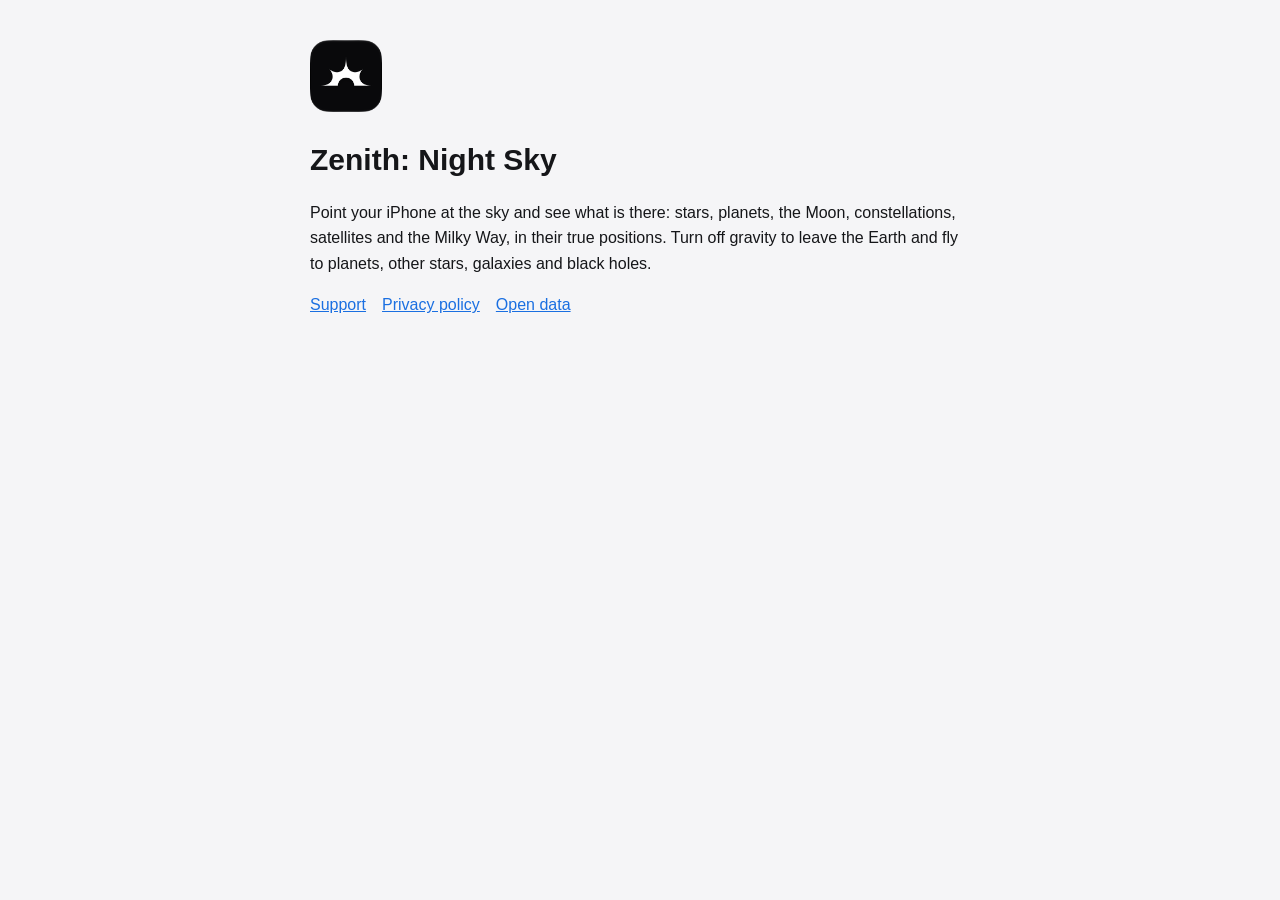
<file: index.html>
<!doctype html><html lang="en"><head><meta charset="utf-8"><meta name="viewport" content="width=device-width, initial-scale=1">
<title>Zenith: Night Sky</title><link rel="stylesheet" href="style.css"></head><body><main>
<img class="icon" src="icon.png" alt="Zenith app icon">
<h1>Zenith: Night Sky</h1>
<p>Point your iPhone at the sky and see what is there: stars, planets, the Moon, constellations, satellites and the Milky Way, in their true positions. Turn off gravity to leave the Earth and fly to planets, other stars, galaxies and black holes.</p>
<nav><a href="support.html">Support</a><a href="privacy.html">Privacy policy</a><a href="data.html">Open data</a></nav>
</main></body></html>
</file>
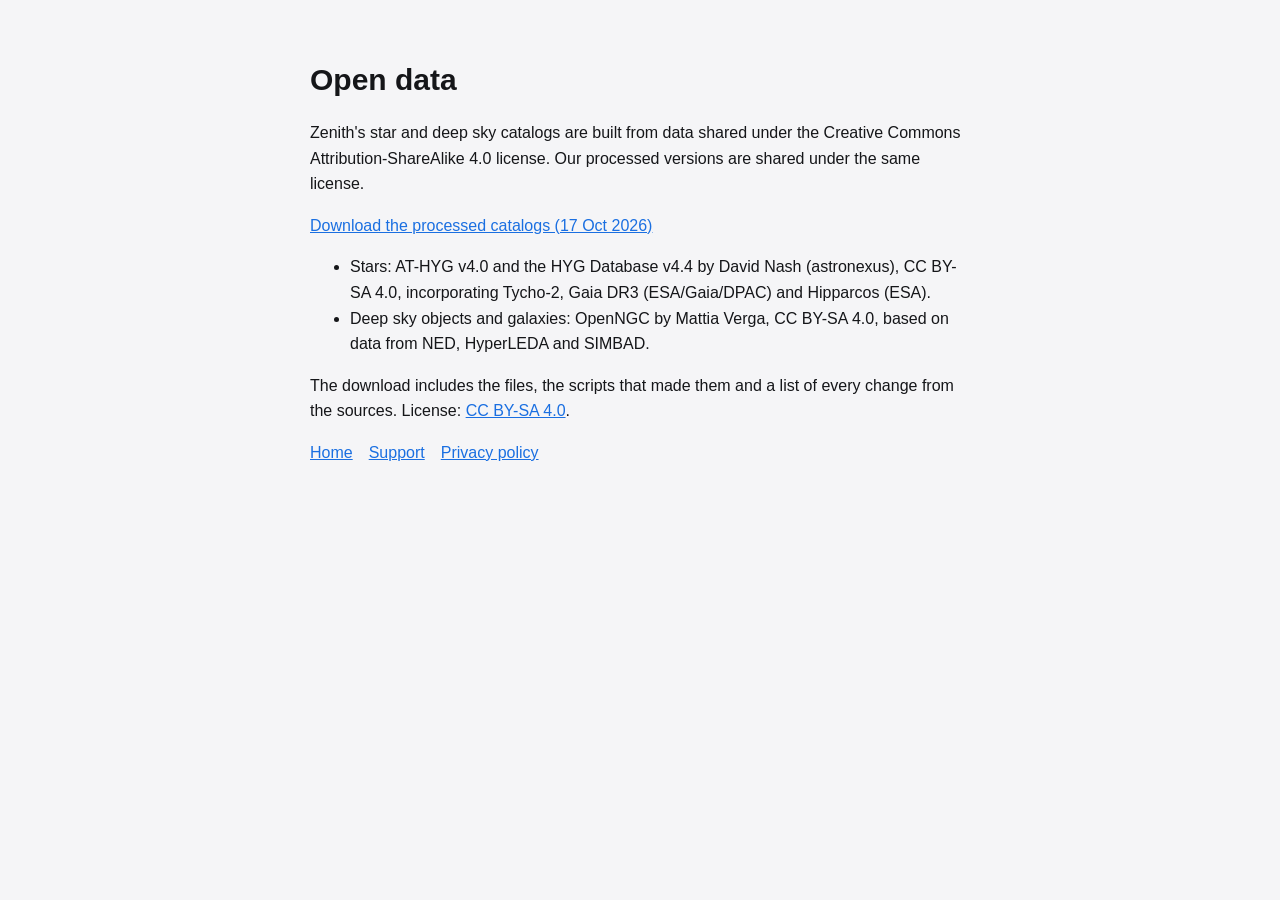
<file: data.html>
<!doctype html><html lang="en"><head><meta charset="utf-8"><meta name="viewport" content="width=device-width, initial-scale=1">
<title>Open data: Zenith: Night Sky</title><link rel="stylesheet" href="style.css"></head><body><main>
<h1>Open data</h1>
<p>Zenith's star and deep sky catalogs are built from data shared under the Creative Commons Attribution-ShareAlike 4.0 license. Our processed versions are shared under the same license.</p>
<p><a href="https://github.com/ForeignerfromJupiter/zenith-night-sky/releases/tag/open-data-2026-10-17">Download the processed catalogs (17 Oct 2026)</a></p>
<ul>
<li>Stars: AT-HYG v4.0 and the HYG Database v4.4 by David Nash (astronexus), CC BY-SA 4.0, incorporating Tycho-2, Gaia DR3 (ESA/Gaia/DPAC) and Hipparcos (ESA).</li>
<li>Deep sky objects and galaxies: OpenNGC by Mattia Verga, CC BY-SA 4.0, based on data from NED, HyperLEDA and SIMBAD.</li>
</ul>
<p>The download includes the files, the scripts that made them and a list of every change from the sources. License: <a href="https://creativecommons.org/licenses/by-sa/4.0/">CC BY-SA 4.0</a>.</p>
<nav><a href="index.html">Home</a><a href="support.html">Support</a><a href="privacy.html">Privacy policy</a></nav>
</main></body></html>
</file>
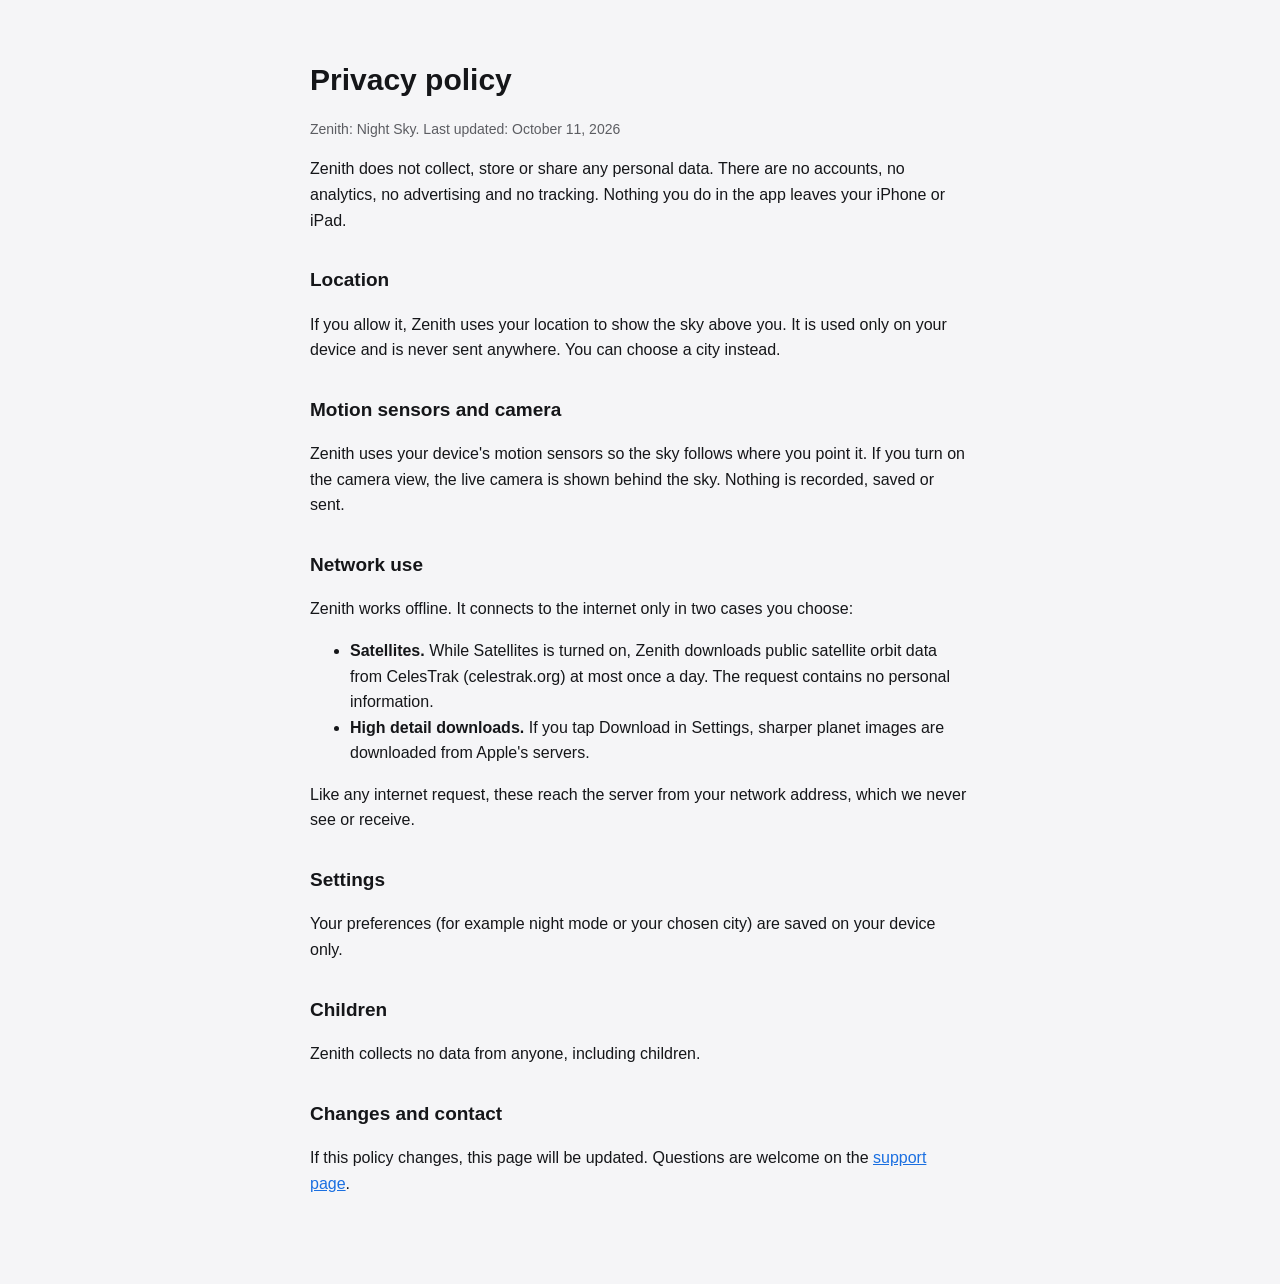
<file: privacy.html>
<!doctype html><html lang="en"><head><meta charset="utf-8"><meta name="viewport" content="width=device-width, initial-scale=1">
<title>Zenith privacy policy</title><link rel="stylesheet" href="style.css"></head><body><main>
<h1>Privacy policy</h1>
<p class="muted">Zenith: Night Sky. Last updated: October 11, 2026</p>
<p>Zenith does not collect, store or share any personal data. There are no accounts, no analytics, no advertising and no tracking. Nothing you do in the app leaves your iPhone or iPad.</p>
<h2>Location</h2>
<p>If you allow it, Zenith uses your location to show the sky above you. It is used only on your device and is never sent anywhere. You can choose a city instead.</p>
<h2>Motion sensors and camera</h2>
<p>Zenith uses your device's motion sensors so the sky follows where you point it. If you turn on the camera view, the live camera is shown behind the sky. Nothing is recorded, saved or sent.</p>
<h2>Network use</h2>
<p>Zenith works offline. It connects to the internet only in two cases you choose:</p>
<ul>
<li><b>Satellites.</b> While Satellites is turned on, Zenith downloads public satellite orbit data from CelesTrak (celestrak.org) at most once a day. The request contains no personal information.</li>
<li><b>High detail downloads.</b> If you tap Download in Settings, sharper planet images are downloaded from Apple's servers.</li>
</ul>
<p>Like any internet request, these reach the server from your network address, which we never see or receive.</p>
<h2>Settings</h2>
<p>Your preferences (for example night mode or your chosen city) are saved on your device only.</p>
<h2>Children</h2>
<p>Zenith collects no data from anyone, including children.</p>
<h2>Changes and contact</h2>
<p>If this policy changes, this page will be updated. Questions are welcome on the <a href="support.html">support page</a>.</p>
</main></body></html>
</file>
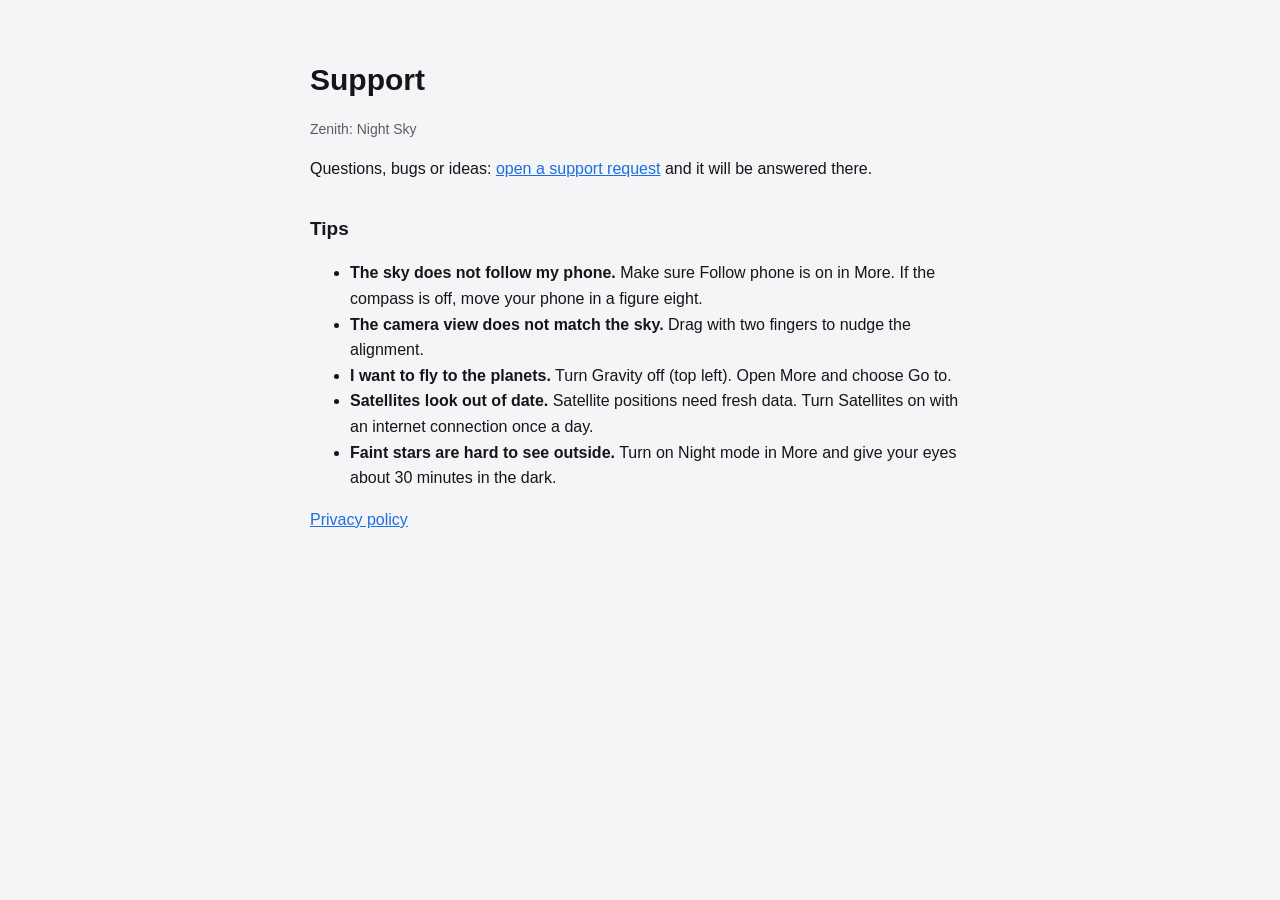
<file: support.html>
<!doctype html><html lang="en"><head><meta charset="utf-8"><meta name="viewport" content="width=device-width, initial-scale=1">
<title>Zenith support</title><link rel="stylesheet" href="style.css"></head><body><main>
<h1>Support</h1>
<p class="muted">Zenith: Night Sky</p>
<p>Questions, bugs or ideas: <a href="https://github.com/ForeignerfromJupiter/zenith-night-sky/issues/new">open a support request</a> and it will be answered there.</p>
<h2>Tips</h2>
<ul>
<li><b>The sky does not follow my phone.</b> Make sure Follow phone is on in More. If the compass is off, move your phone in a figure eight.</li>
<li><b>The camera view does not match the sky.</b> Drag with two fingers to nudge the alignment.</li>
<li><b>I want to fly to the planets.</b> Turn Gravity off (top left). Open More and choose Go to.</li>
<li><b>Satellites look out of date.</b> Satellite positions need fresh data. Turn Satellites on with an internet connection once a day.</li>
<li><b>Faint stars are hard to see outside.</b> Turn on Night mode in More and give your eyes about 30 minutes in the dark.</li>
</ul>
<p><a href="privacy.html">Privacy policy</a></p>
</main></body></html>
</file>
<file: style.css>
:root { --bg: #0A0A0C; --fg: #EDEDF0; --muted: #A2A3AB; --link: #7DA7FF; }
@media (prefers-color-scheme: light) { :root { --bg: #F5F5F7; --fg: #151619; --muted: #5C5D62; --link: #1A6FE1; } }
body { margin: 0; padding: 40px 20px 72px; background: var(--bg); color: var(--fg);
       font-family: -apple-system, BlinkMacSystemFont, "Segoe UI", Roboto, Helvetica, Arial, sans-serif; line-height: 1.6; }
main { max-width: 660px; margin: 0 auto; }
img.icon { width: 72px; height: 72px; border-radius: 16px; }
h1 { font-size: 30px; margin: 16px 0 4px; } h2 { font-size: 19px; margin-top: 32px; }
p, li { font-size: 16px; } .muted { color: var(--muted); font-size: 14px; } a { color: var(--link); }
nav a { margin-right: 16px; }
</file>
